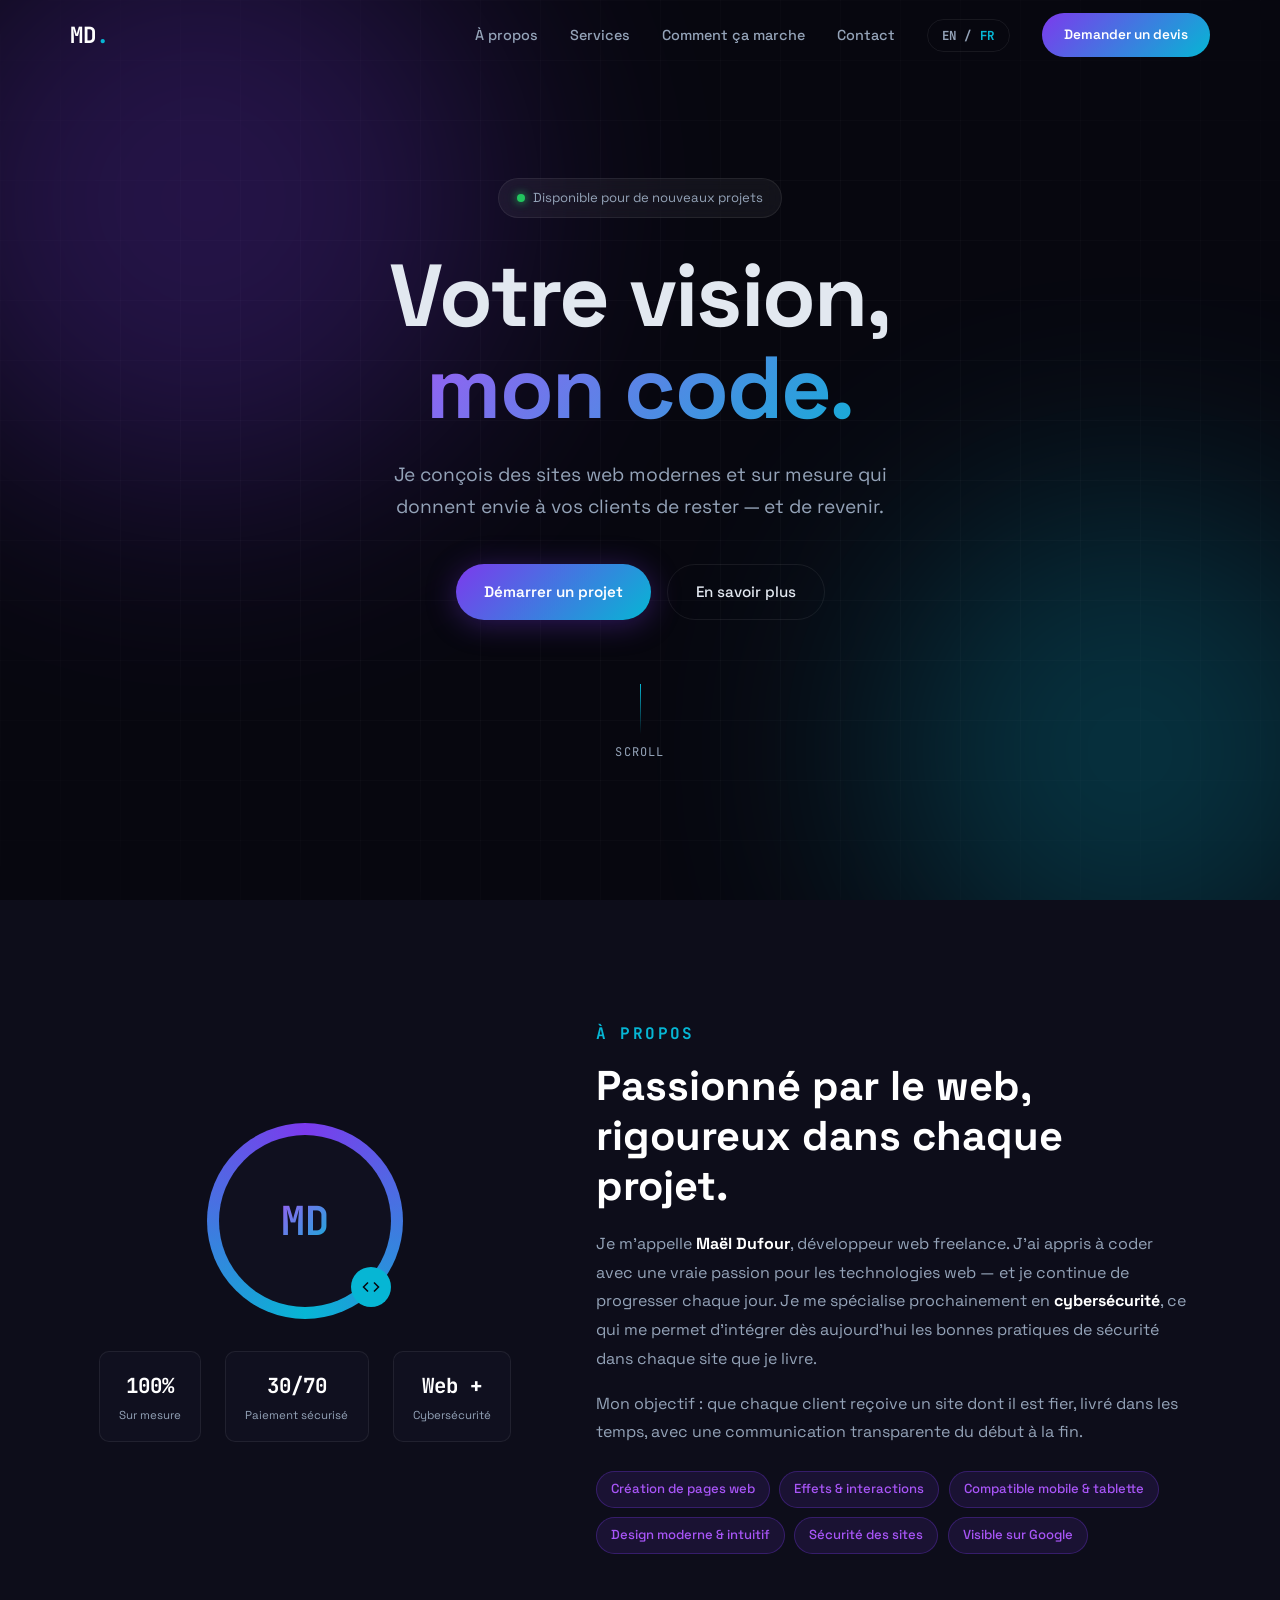
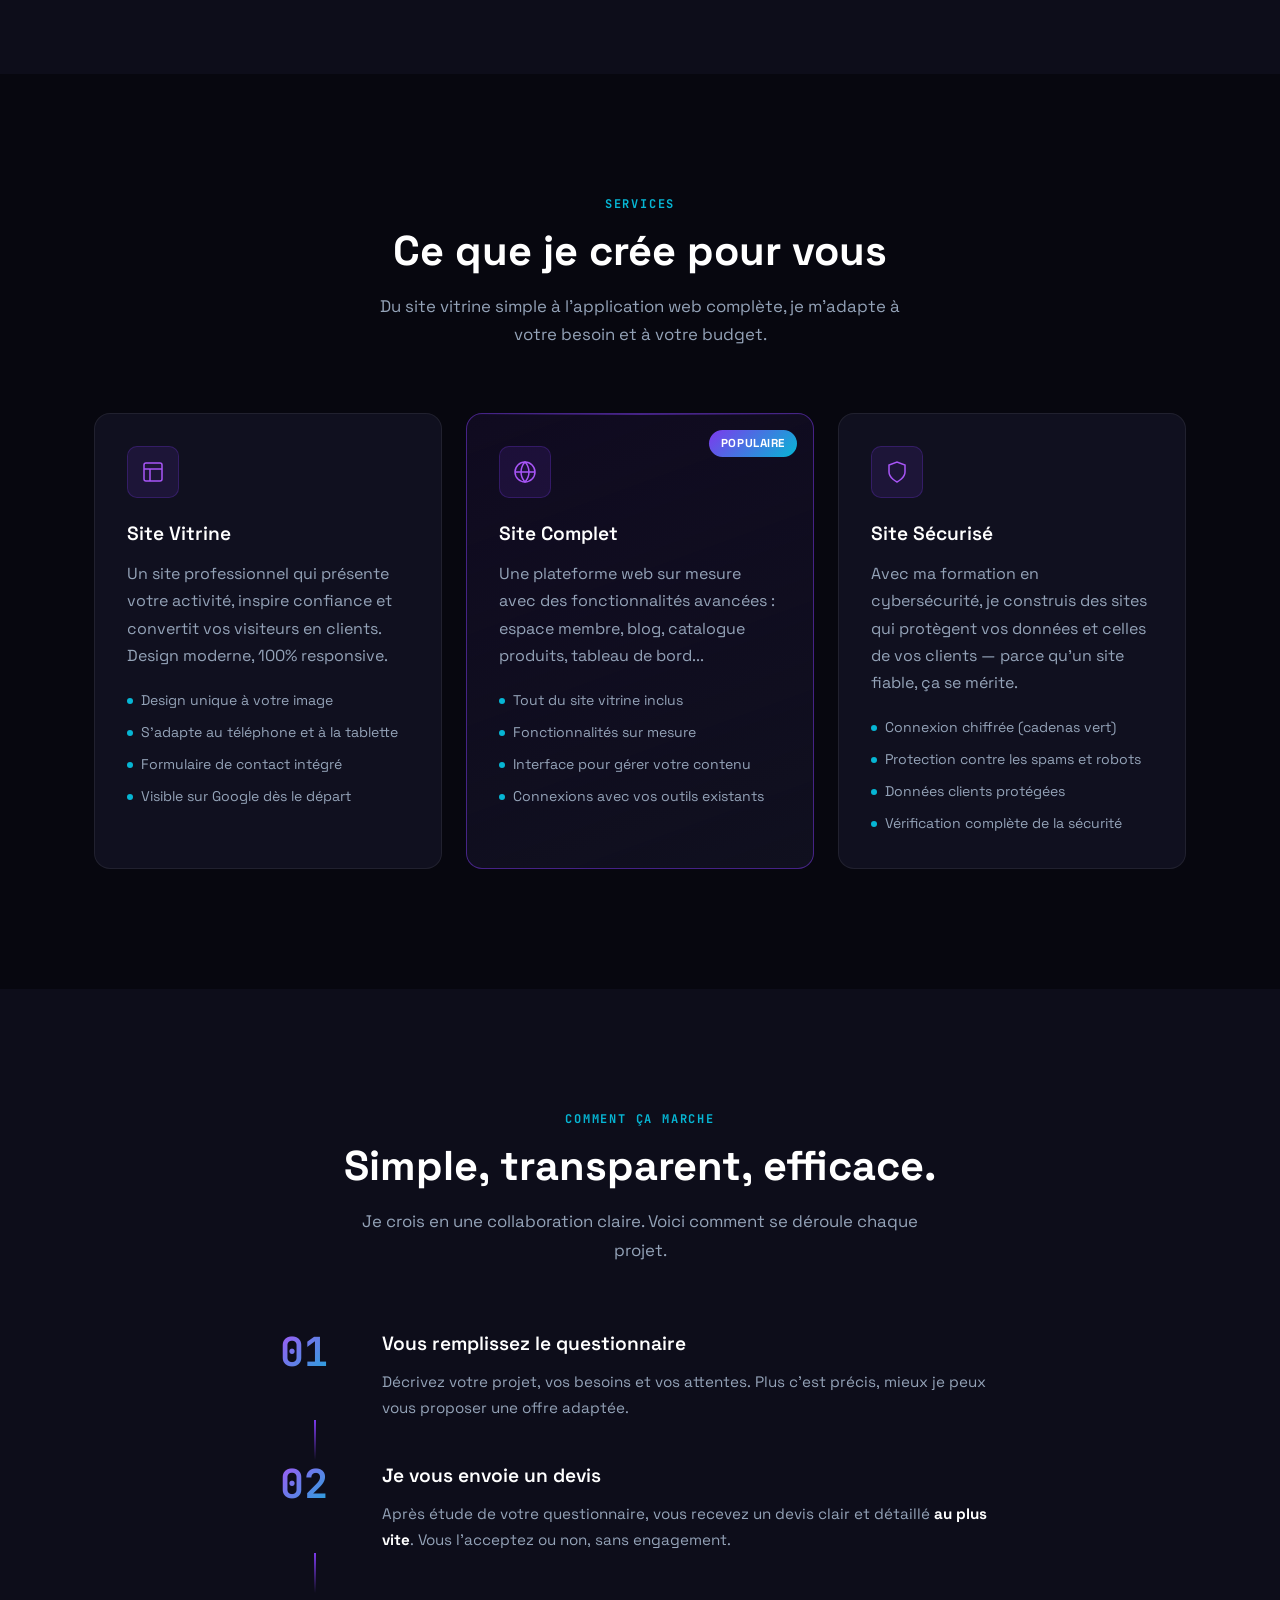
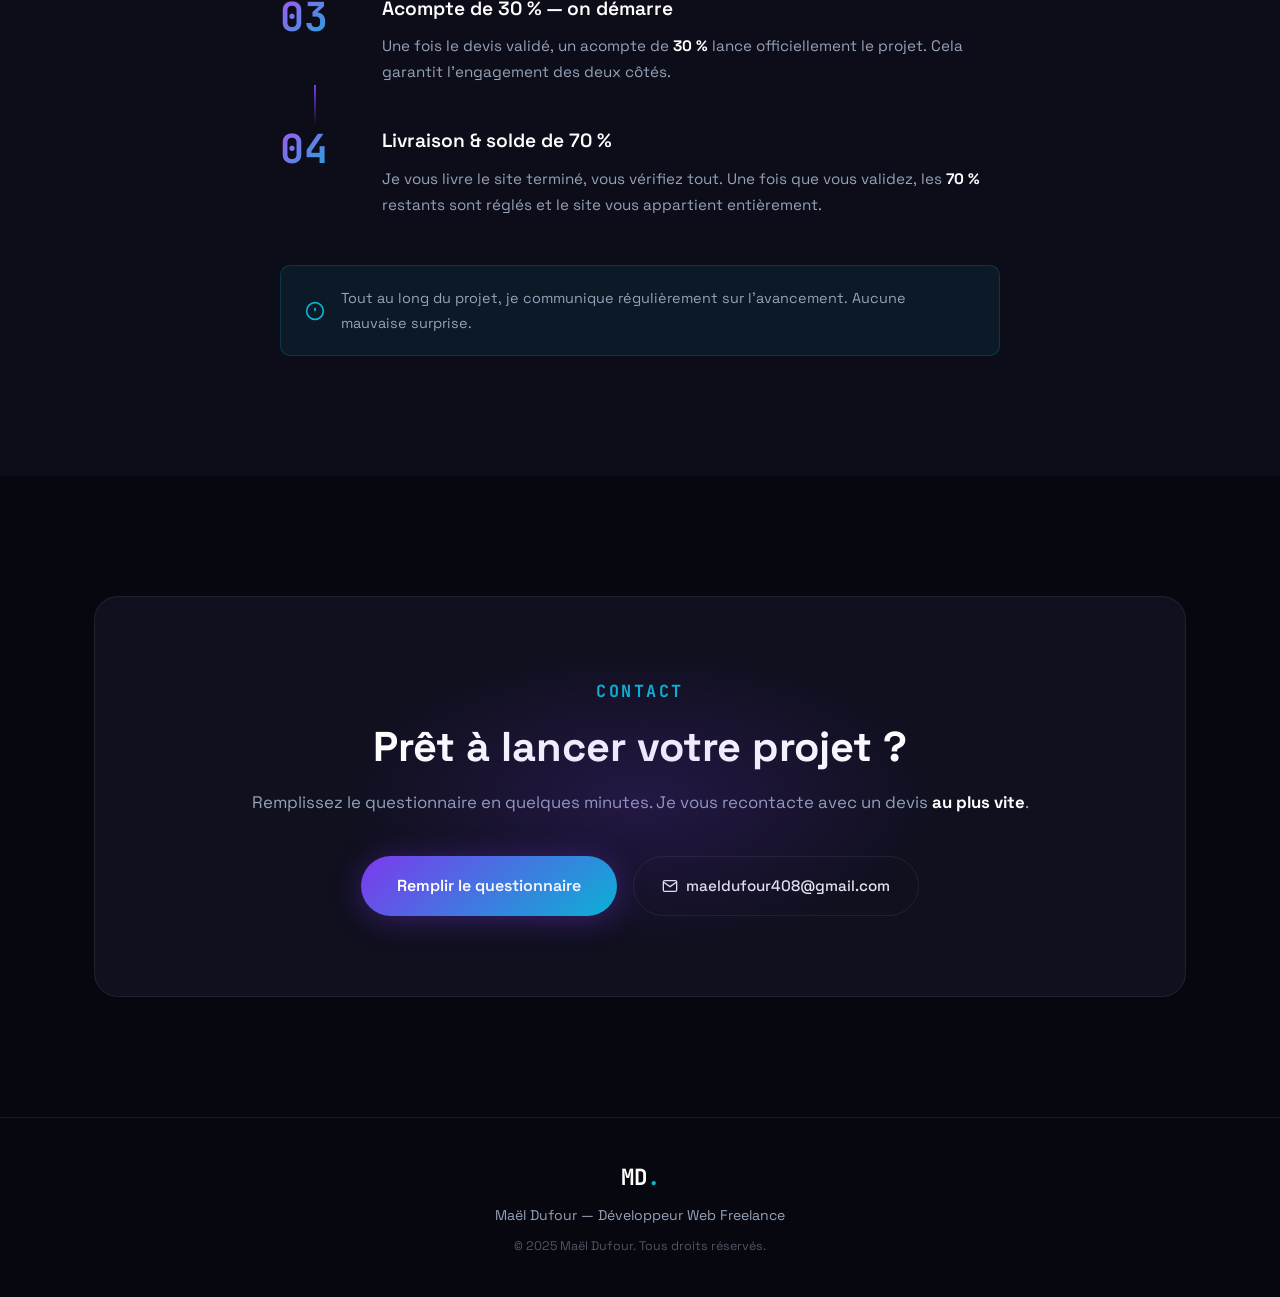
<file: index.html>
<!DOCTYPE html>
<html lang="fr">
<head>
  <meta charset="UTF-8" />
  <meta name="viewport" content="width=device-width, initial-scale=1.0" />
  <title>Maël Dufour — Développeur Web Freelance</title>
  <meta name="description" content="Maël Dufour, développeur web freelance. Je crée des sites modernes, rapides et sur mesure pour votre activité." />
  <link rel="preconnect" href="https://fonts.googleapis.com" />
  <link rel="preconnect" href="https://fonts.gstatic.com" crossorigin />
  <link href="https://fonts.googleapis.com/css2?family=Space+Grotesk:wght@300;400;500;600;700&family=JetBrains+Mono:wght@400;700&display=swap" rel="stylesheet" />
  <link rel="stylesheet" href="style.css" />
</head>
<body>

  <!-- NAV -->
  <nav id="navbar">
    <div class="nav-inner">
      <a href="#" class="logo">MD<span class="dot">.</span></a>
      <ul class="nav-links">
        <li><a href="#about" data-i18n="nav.about">À propos</a></li>
        <li><a href="#services" data-i18n="nav.services">Services</a></li>
        <li><a href="#process" data-i18n="nav.process">Comment ça marche</a></li>
        <li><a href="#contact" data-i18n="nav.contact">Contact</a></li>
      </ul>
      <button class="lang-toggle" id="langToggle" onclick="switchLang()"><span data-lang="en">EN</span> / <span data-lang="fr">FR</span></button>
      <a href="questionnaire.html" class="btn-nav" data-i18n="nav.cta">Demander un devis</a>
      <button class="burger" id="burger" aria-label="Menu">
        <span></span><span></span><span></span>
      </button>
    </div>
    <div class="mobile-menu" id="mobileMenu">
      <a href="#about" data-i18n="nav.about">À propos</a>
      <a href="#services" data-i18n="nav.services">Services</a>
      <a href="#process" data-i18n="nav.process">Comment ça marche</a>
      <a href="#contact" data-i18n="nav.contact">Contact</a>
      <a href="questionnaire.html" class="btn-nav" data-i18n="nav.cta">Demander un devis</a>
    </div>
  </nav>

  <!-- HERO -->
  <section id="hero">
    <div class="hero-bg">
      <div class="grid-overlay"></div>
      <div class="glow glow-1"></div>
      <div class="glow glow-2"></div>
    </div>
    <div class="hero-content">
      <div class="hero-badge reveal">
        <span class="badge-dot"></span>
        <span data-i18n="hero.badge">Disponible pour de nouveaux projets</span>
      </div>
      <h1 class="hero-title reveal">
        <span class="line" data-i18n="hero.title1">Votre vision,</span>
        <span class="line gradient-text" data-i18n="hero.title2">mon code.</span>
      </h1>
      <p class="hero-sub reveal" data-i18n="hero.sub">
        Je conçois des sites web modernes et sur mesure qui donnent envie à vos clients de rester — et de revenir.
      </p>
      <div class="hero-cta reveal">
        <a href="questionnaire.html" class="btn-primary" data-i18n="hero.cta1">Démarrer un projet</a>
        <a href="#about" class="btn-ghost" data-i18n="hero.cta2">En savoir plus</a>
      </div>
      <div class="hero-scroll reveal">
        <div class="scroll-line"></div>
        <span data-i18n="hero.scroll">Scroll</span>
      </div>
    </div>
  </section>

  <!-- ABOUT -->
  <section id="about">
    <div class="container">
      <div class="about-grid">
        <div class="about-visual reveal">
          <div class="avatar-wrap">
            <div class="avatar-ring"></div>
            <div class="avatar-box">
              <span class="avatar-initials">MD</span>
            </div>
            <div class="avatar-badge">
              <svg viewBox="0 0 24 24" fill="none" stroke="currentColor" stroke-width="2"><polyline points="16 18 22 12 16 6"/><polyline points="8 6 2 12 8 18"/></svg>
            </div>
          </div>
          <div class="about-stats">
            <div class="stat">
              <span class="stat-num">100%</span>
              <span class="stat-label" data-i18n="about.stat1">Sur mesure</span>
            </div>
            <div class="stat">
              <span class="stat-num">30/70</span>
              <span class="stat-label" data-i18n="about.stat2">Paiement sécurisé</span>
            </div>
            <div class="stat">
              <span class="stat-num">Web +</span>
              <span class="stat-label" data-i18n="about.stat3">Cybersécurité</span>
            </div>
          </div>
        </div>
        <div class="about-text reveal">
          <p class="section-tag" data-i18n="about.tag">À propos</p>
          <h2 data-i18n="about.title">Passionné par le web,<br/>rigoureux dans chaque projet.</h2>
          <p data-i18n="about.p1">Je m'appelle <strong>Maël Dufour</strong>, développeur web freelance. J'ai appris à coder avec une vraie passion pour les technologies web — et je continue de progresser chaque jour. Je me spécialise prochainement en <strong>cybersécurité</strong>, ce qui me permet d'intégrer dès aujourd'hui les bonnes pratiques de sécurité dans chaque site que je livre.</p>
          <p data-i18n="about.p2">Mon objectif : que chaque client reçoive un site dont il est fier, livré dans les temps, avec une communication transparente du début à la fin.</p>
          <div class="skills">
            <span class="skill-tag" data-i18n="about.skill1">Création de pages web</span>
            <span class="skill-tag" data-i18n="about.skill2">Effets & interactions</span>
            <span class="skill-tag" data-i18n="about.skill3">Compatible mobile & tablette</span>
            <span class="skill-tag" data-i18n="about.skill4">Design moderne & intuitif</span>
            <span class="skill-tag" data-i18n="about.skill5">Sécurité des sites</span>
            <span class="skill-tag" data-i18n="about.skill6">Visible sur Google</span>
          </div>
        </div>
      </div>
    </div>
  </section>

  <!-- SERVICES -->
  <section id="services">
    <div class="container">
      <div class="section-header reveal">
        <p class="section-tag" data-i18n="services.tag">Services</p>
        <h2 data-i18n="services.title">Ce que je crée pour vous</h2>
        <p class="section-desc" data-i18n="services.desc">Du site vitrine simple à l'application web complète, je m'adapte à votre besoin et à votre budget.</p>
      </div>
      <div class="services-grid">
        <div class="service-card reveal">
          <div class="service-icon">
            <svg viewBox="0 0 24 24" fill="none" stroke="currentColor" stroke-width="1.5"><rect x="3" y="3" width="18" height="18" rx="2"/><path d="M3 9h18"/><path d="M9 21V9"/></svg>
          </div>
          <h3 data-i18n="services.c1.title">Site Vitrine</h3>
          <p data-i18n="services.c1.desc">Un site professionnel qui présente votre activité, inspire confiance et convertit vos visiteurs en clients. Design moderne, 100% responsive.</p>
          <ul class="service-features">
            <li data-i18n="services.c1.f1">Design unique à votre image</li>
            <li data-i18n="services.c1.f2">S'adapte au téléphone et à la tablette</li>
            <li data-i18n="services.c1.f3">Formulaire de contact intégré</li>
            <li data-i18n="services.c1.f4">Visible sur Google dès le départ</li>
          </ul>
        </div>
        <div class="service-card service-card--featured reveal">
          <div class="featured-badge" data-i18n="services.popular">Populaire</div>
          <div class="service-icon">
            <svg viewBox="0 0 24 24" fill="none" stroke="currentColor" stroke-width="1.5"><circle cx="12" cy="12" r="10"/><path d="M2 12h20M12 2a15.3 15.3 0 0 1 4 10 15.3 15.3 0 0 1-4 10 15.3 15.3 0 0 1-4-10 15.3 15.3 0 0 1 4-10z"/></svg>
          </div>
          <h3 data-i18n="services.c2.title">Site Complet</h3>
          <p data-i18n="services.c2.desc">Une plateforme web sur mesure avec des fonctionnalités avancées : espace membre, blog, catalogue produits, tableau de bord...</p>
          <ul class="service-features">
            <li data-i18n="services.c2.f1">Tout du site vitrine inclus</li>
            <li data-i18n="services.c2.f2">Fonctionnalités sur mesure</li>
            <li data-i18n="services.c2.f3">Interface pour gérer votre contenu</li>
            <li data-i18n="services.c2.f4">Connexions avec vos outils existants</li>
          </ul>
        </div>
        <div class="service-card reveal">
          <div class="service-icon">
            <svg viewBox="0 0 24 24" fill="none" stroke="currentColor" stroke-width="1.5"><path d="M12 22s8-4 8-10V5l-8-3-8 3v7c0 6 8 10 8 10z"/></svg>
          </div>
          <h3 data-i18n="services.c3.title">Site Sécurisé</h3>
          <p data-i18n="services.c3.desc">Avec ma formation en cybersécurité, je construis des sites qui protègent vos données et celles de vos clients — parce qu'un site fiable, ça se mérite.</p>
          <ul class="service-features">
            <li data-i18n="services.c3.f1">Connexion chiffrée (cadenas vert)</li>
            <li data-i18n="services.c3.f2">Protection contre les spams et robots</li>
            <li data-i18n="services.c3.f3">Données clients protégées</li>
            <li data-i18n="services.c3.f4">Vérification complète de la sécurité</li>
          </ul>
        </div>
      </div>
    </div>
  </section>

  <!-- PROCESS -->
  <section id="process">
    <div class="container">
      <div class="section-header reveal">
        <p class="section-tag" data-i18n="process.tag">Comment ça marche</p>
        <h2 data-i18n="process.title">Simple, transparent, efficace.</h2>
        <p class="section-desc" data-i18n="process.desc">Je crois en une collaboration claire. Voici comment se déroule chaque projet.</p>
      </div>
      <div class="process-steps">
        <div class="step reveal">
          <div class="step-num">01</div>
          <div class="step-content">
            <h3 data-i18n="process.s1.title">Vous remplissez le questionnaire</h3>
            <p data-i18n="process.s1.desc">Décrivez votre projet, vos besoins et vos attentes. Plus c'est précis, mieux je peux vous proposer une offre adaptée.</p>
          </div>
        </div>
        <div class="step-connector reveal"></div>
        <div class="step reveal">
          <div class="step-num">02</div>
          <div class="step-content">
            <h3 data-i18n="process.s2.title">Je vous envoie un devis</h3>
            <p data-i18n="process.s2.desc">Après étude de votre questionnaire, vous recevez un devis clair et détaillé <strong>au plus vite</strong>. Vous l'acceptez ou non, sans engagement.</p>
          </div>
        </div>
        <div class="step-connector reveal"></div>
        <div class="step reveal">
          <div class="step-num">03</div>
          <div class="step-content">
            <h3 data-i18n="process.s3.title">Acompte de 30 % — on démarre</h3>
            <p data-i18n="process.s3.desc">Une fois le devis validé, un acompte de <strong>30 %</strong> lance officiellement le projet. Cela garantit l'engagement des deux côtés.</p>
          </div>
        </div>
        <div class="step-connector reveal"></div>
        <div class="step reveal">
          <div class="step-num">04</div>
          <div class="step-content">
            <h3 data-i18n="process.s4.title">Livraison & solde de 70 %</h3>
            <p data-i18n="process.s4.desc">Je vous livre le site terminé, vous vérifiez tout. Une fois que vous validez, les <strong>70 %</strong> restants sont réglés et le site vous appartient entièrement.</p>
          </div>
        </div>
      </div>
      <div class="process-note reveal">
        <svg viewBox="0 0 24 24" fill="none" stroke="currentColor" stroke-width="2"><circle cx="12" cy="12" r="10"/><line x1="12" y1="8" x2="12" y2="12"/><line x1="12" y1="16" x2="12.01" y2="16"/></svg>
        <p data-i18n="process.note">Tout au long du projet, je communique régulièrement sur l'avancement. Aucune mauvaise surprise.</p>
      </div>
    </div>
  </section>

  <!-- CONTACT CTA -->
  <section id="contact">
    <div class="container">
      <div class="cta-box reveal">
        <div class="cta-glow"></div>
        <p class="section-tag" data-i18n="contact.tag">Contact</p>
        <h2 data-i18n="contact.title">Prêt à lancer votre projet ?</h2>
        <p data-i18n="contact.desc">Remplissez le questionnaire en quelques minutes. Je vous recontacte avec un devis <strong>au plus vite</strong>.</p>
        <div class="cta-actions">
          <a href="questionnaire.html" class="btn-primary btn-lg" data-i18n="contact.cta">Remplir le questionnaire</a>
          <a href="mailto:maeldufour408@gmail.com" class="btn-ghost">
            <svg viewBox="0 0 24 24" fill="none" stroke="currentColor" stroke-width="2"><path d="M4 4h16c1.1 0 2 .9 2 2v12c0 1.1-.9 2-2 2H4c-1.1 0-2-.9-2-2V6c0-1.1.9-2 2-2z"/><polyline points="22,6 12,13 2,6"/></svg>
            maeldufour408@gmail.com
          </a>
        </div>
      </div>
    </div>
  </section>

  <!-- FOOTER -->
  <footer>
    <div class="container">
      <div class="footer-inner">
        <a href="#" class="logo">MD<span class="dot">.</span></a>
        <p data-i18n="footer.p">Maël Dufour — Développeur Web Freelance</p>
        <p class="footer-copy" data-i18n="footer.copy">&copy; 2025 Maël Dufour. Tous droits réservés.</p>
      </div>
    </div>
  </footer>

  <script src="script.js"></script>
</body>
</html>
</file>
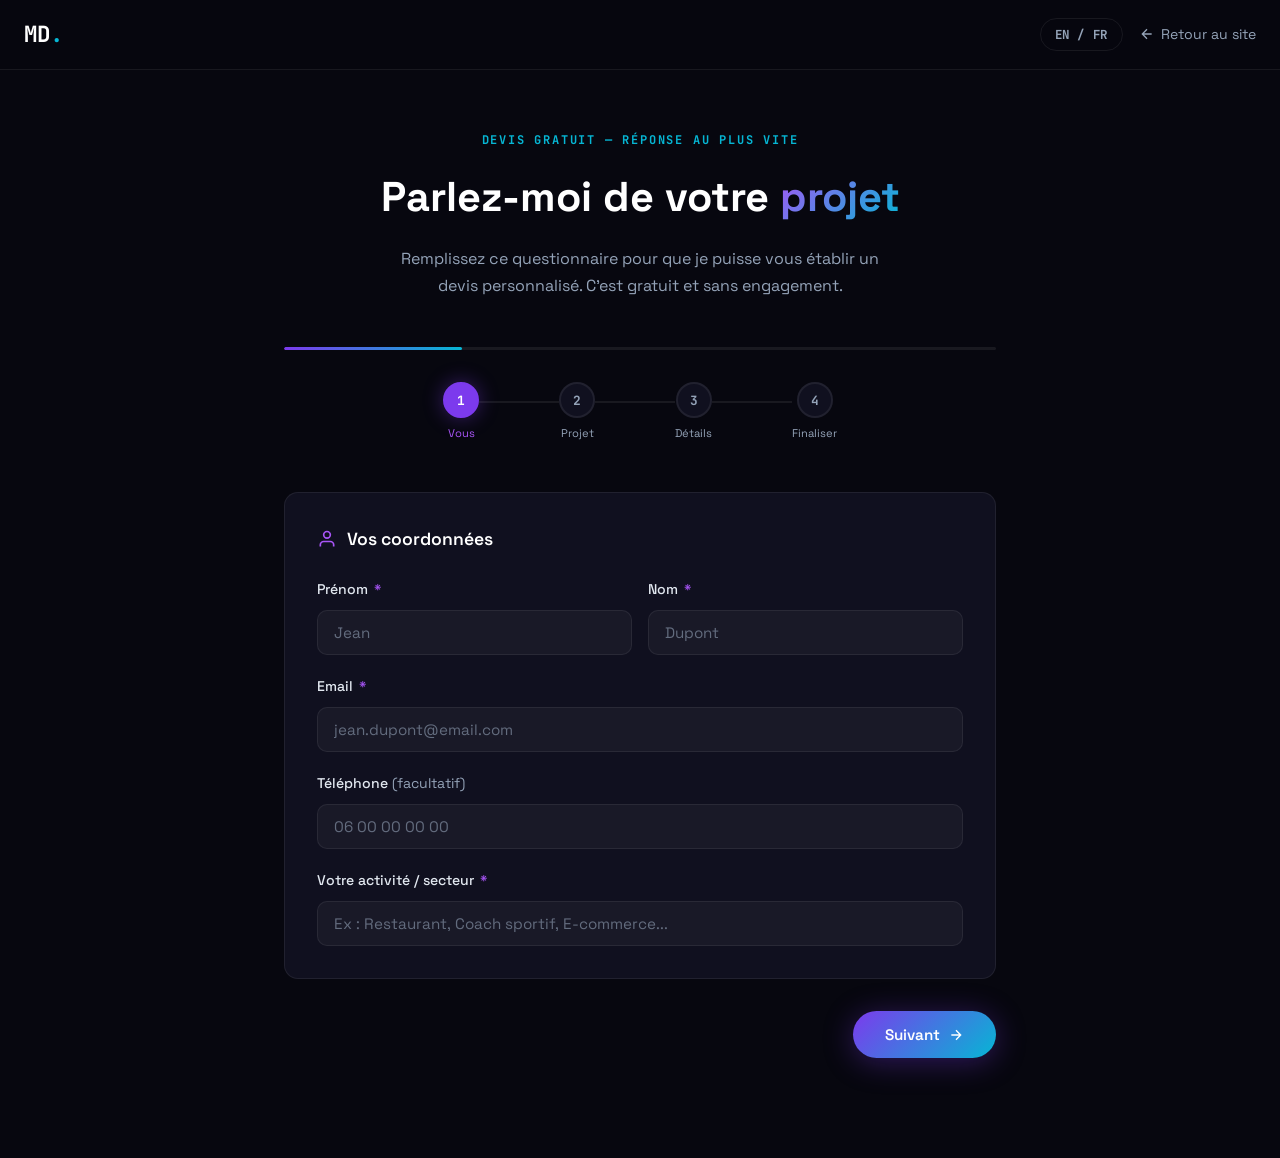
<file: questionnaire.html>
<!DOCTYPE html>
<html lang="fr">
<head>
  <meta charset="UTF-8" />
  <meta name="viewport" content="width=device-width, initial-scale=1.0" />
  <title>Questionnaire Projet — Maël Dufour</title>
  <link rel="preconnect" href="https://fonts.googleapis.com" />
  <link rel="preconnect" href="https://fonts.gstatic.com" crossorigin />
  <link href="https://fonts.googleapis.com/css2?family=Space+Grotesk:wght@300;400;500;600;700&family=JetBrains+Mono:wght@400;700&display=swap" rel="stylesheet" />
  <style>
    *, *::before, *::after { box-sizing: border-box; margin: 0; padding: 0; }
    :root {
      --bg: #07070f; --bg-2: #0d0d1a; --bg-card: #10101f;
      --border: rgba(255,255,255,0.07); --border-focus: rgba(124,58,237,0.6);
      --purple: #7c3aed; --purple-light: #a855f7; --cyan: #06b6d4;
      --text: #e2e8f0; --text-muted: #94a3b8;
      --radius: 14px; --radius-sm: 10px;
    }
    html { scroll-behavior: smooth; }
    body { font-family: 'Space Grotesk', sans-serif; background: var(--bg); color: var(--text); line-height: 1.7; min-height: 100vh; }
    a { text-decoration: none; color: inherit; }

    nav {
      display: flex; align-items: center; justify-content: space-between;
      padding: 0 24px; height: 70px; border-bottom: 1px solid var(--border);
      background: rgba(7,7,15,0.9); backdrop-filter: blur(20px);
      position: sticky; top: 0; z-index: 10;
    }
    .logo { font-family: 'JetBrains Mono', monospace; font-size: 1.4rem; font-weight: 700; color: #fff; }
    .dot { color: var(--cyan); }
    .nav-right { display: flex; align-items: center; gap: 1rem; }
    .back-link { display: flex; align-items: center; gap: 6px; font-size: 0.88rem; color: var(--text-muted); transition: color 0.2s; }
    .back-link:hover { color: #fff; }
    .back-link svg { width: 16px; height: 16px; }
    .lang-toggle {
      padding: 7px 14px; background: transparent; border: 1px solid var(--border);
      border-radius: 50px; color: var(--text-muted);
      font-family: 'JetBrains Mono', monospace; font-size: 0.78rem; font-weight: 700;
      letter-spacing: 0.05em; cursor: pointer; transition: border-color 0.2s, color 0.2s, background 0.2s;
    }
    .lang-toggle:hover { border-color: var(--cyan); color: var(--cyan); background: rgba(6,182,212,0.07); }

    .page { max-width: 760px; margin: 0 auto; padding: 60px 24px 100px; }
    .page-header { text-align: center; margin-bottom: 3rem; }
    .page-tag { font-family: 'JetBrains Mono', monospace; font-size: 0.75rem; font-weight: 700; text-transform: uppercase; letter-spacing: 0.15em; color: var(--cyan); margin-bottom: 0.75rem; display: block; }
    .page-header h1 { font-size: clamp(1.8rem, 5vw, 2.6rem); font-weight: 700; color: #fff; margin-bottom: 0.75rem; }
    .page-header p { color: var(--text-muted); font-size: 1rem; max-width: 520px; margin: 0 auto; }
    .gradient-text { background: linear-gradient(135deg, var(--purple-light), var(--cyan)); -webkit-background-clip: text; -webkit-text-fill-color: transparent; background-clip: text; }

    .steps-indicator { display: flex; align-items: center; justify-content: center; gap: 0; margin-bottom: 3rem; }
    .step-dot { display: flex; flex-direction: column; align-items: center; gap: 6px; }
    .step-dot .dot-circle { width: 36px; height: 36px; border-radius: 50%; border: 2px solid var(--border); display: flex; align-items: center; justify-content: center; font-size: 0.8rem; font-weight: 700; color: var(--text-muted); background: var(--bg-card); transition: all 0.3s; font-family: 'JetBrains Mono', monospace; }
    .step-dot.active .dot-circle { border-color: var(--purple); background: var(--purple); color: #fff; box-shadow: 0 0 20px rgba(124,58,237,0.4); }
    .step-dot.done .dot-circle { border-color: var(--cyan); background: rgba(6,182,212,0.15); color: var(--cyan); }
    .step-dot .dot-label { font-size: 0.7rem; color: var(--text-muted); white-space: nowrap; }
    .step-dot.active .dot-label { color: var(--purple-light); }
    .step-line { flex: 1; height: 2px; background: var(--border); max-width: 80px; margin-bottom: 22px; transition: background 0.3s; }
    .step-line.done { background: var(--cyan); }

    .form-step { display: none; }
    .form-step.active { display: block; animation: fadeIn 0.4s ease; }
    @keyframes fadeIn { from { opacity: 0; transform: translateY(16px); } to { opacity: 1; transform: translateY(0); } }

    .form-card { background: var(--bg-card); border: 1px solid var(--border); border-radius: var(--radius); padding: 2rem; margin-bottom: 1.5rem; }
    .form-card h2 { font-size: 1.1rem; font-weight: 600; color: #fff; margin-bottom: 1.5rem; display: flex; align-items: center; gap: 10px; }
    .form-card h2 svg { width: 20px; height: 20px; color: var(--purple-light); }

    .field { margin-bottom: 1.25rem; }
    .field:last-child { margin-bottom: 0; }
    label { display: block; font-size: 0.88rem; font-weight: 500; color: var(--text); margin-bottom: 0.5rem; }
    label .req { color: var(--purple-light); margin-left: 2px; }

    input[type="text"], input[type="email"], input[type="tel"], select, textarea {
      width: 100%; padding: 12px 16px; background: rgba(255,255,255,0.04); border: 1px solid var(--border);
      border-radius: var(--radius-sm); color: var(--text); font-family: 'Space Grotesk', sans-serif;
      font-size: 0.95rem; outline: none; transition: border-color 0.2s, box-shadow 0.2s, background 0.2s;
      -webkit-appearance: none; appearance: none;
    }
    input::placeholder, textarea::placeholder { color: var(--text-muted); opacity: 0.6; }
    input:focus, select:focus, textarea:focus { border-color: var(--border-focus); background: rgba(124,58,237,0.06); box-shadow: 0 0 0 3px rgba(124,58,237,0.1); }
    textarea { resize: vertical; min-height: 120px; }
    select { background-image: url("data:image/svg+xml,%3Csvg xmlns='http://www.w3.org/2000/svg' width='12' height='12' viewBox='0 0 24 24' fill='none' stroke='%2394a3b8' stroke-width='2'%3E%3Cpolyline points='6 9 12 15 18 9'/%3E%3C/svg%3E"); background-repeat: no-repeat; background-position: right 14px center; padding-right: 40px; cursor: pointer; }
    select option { background: #1a1a2e; color: var(--text); }

    .field-row { display: grid; grid-template-columns: 1fr 1fr; gap: 1rem; }
    .check-grid { display: grid; grid-template-columns: 1fr 1fr; gap: 0.6rem; }
    .check-item { display: flex; align-items: center; gap: 10px; padding: 10px 14px; background: rgba(255,255,255,0.03); border: 1px solid var(--border); border-radius: var(--radius-sm); cursor: pointer; transition: border-color 0.2s, background 0.2s; user-select: none; }
    .check-item:hover { border-color: rgba(124,58,237,0.35); background: rgba(124,58,237,0.06); }
    .check-item input[type="checkbox"], .check-item input[type="radio"] { width: 16px; height: 16px; accent-color: var(--purple); cursor: pointer; flex-shrink: 0; }
    .check-item span { font-size: 0.88rem; color: var(--text-muted); }
    .check-item:has(input:checked) { border-color: rgba(124,58,237,0.5); background: rgba(124,58,237,0.1); }
    .check-item:has(input:checked) span { color: var(--text); }

    .field-hint { font-size: 0.78rem; color: var(--text-muted); margin-top: 0.4rem; opacity: 0.7; }
    .field-error { font-size: 0.78rem; color: #f87171; margin-top: 0.4rem; display: none; }
    .field.has-error input, .field.has-error select, .field.has-error textarea { border-color: rgba(248,113,113,0.5); }
    .field.has-error .field-error { display: block; }

    .form-nav { display: flex; justify-content: space-between; align-items: center; margin-top: 2rem; gap: 1rem; }
    .btn-prev { display: inline-flex; align-items: center; gap: 6px; padding: 12px 24px; background: transparent; border: 1px solid var(--border); border-radius: 50px; color: var(--text-muted); font-family: 'Space Grotesk', sans-serif; font-size: 0.9rem; font-weight: 500; cursor: pointer; transition: border-color 0.2s, color 0.2s; }
    .btn-prev:hover { border-color: rgba(255,255,255,0.2); color: var(--text); }
    .btn-prev svg { width: 16px; height: 16px; }
    .btn-next, .btn-submit { display: inline-flex; align-items: center; gap: 8px; padding: 14px 32px; background: linear-gradient(135deg, var(--purple), var(--cyan)); color: #fff; font-family: 'Space Grotesk', sans-serif; font-size: 0.95rem; font-weight: 600; border: none; border-radius: 50px; cursor: pointer; transition: opacity 0.2s, transform 0.2s, box-shadow 0.2s; box-shadow: 0 4px 30px rgba(124,58,237,0.35); }
    .btn-next:hover, .btn-submit:hover { opacity: 0.9; transform: translateY(-2px); box-shadow: 0 8px 40px rgba(124,58,237,0.5); }
    .btn-next svg, .btn-submit svg { width: 16px; height: 16px; }

    .payment-info { display: flex; gap: 1rem; margin-top: 1.5rem; }
    .payment-card { flex: 1; padding: 1.25rem; border-radius: var(--radius-sm); text-align: center; }
    .payment-card--30 { background: rgba(124,58,237,0.1); border: 1px solid rgba(124,58,237,0.3); }
    .payment-card--70 { background: rgba(6,182,212,0.08); border: 1px solid rgba(6,182,212,0.25); }
    .payment-pct { font-family: 'JetBrains Mono', monospace; font-size: 2rem; font-weight: 700; display: block; margin-bottom: 4px; }
    .payment-card--30 .payment-pct { color: var(--purple-light); }
    .payment-card--70 .payment-pct { color: var(--cyan); }
    .payment-label { font-size: 0.82rem; color: var(--text-muted); }

    #success { display: none; text-align: center; padding: 4rem 2rem; animation: fadeIn 0.5s ease; }
    .success-icon { width: 80px; height: 80px; background: rgba(34,197,94,0.1); border: 2px solid rgba(34,197,94,0.3); border-radius: 50%; display: flex; align-items: center; justify-content: center; margin: 0 auto 2rem; }
    .success-icon svg { width: 36px; height: 36px; color: #22c55e; }
    #success h2 { font-size: 1.8rem; color: #fff; margin-bottom: 0.75rem; }
    #success p { color: var(--text-muted); max-width: 420px; margin: 0 auto 2rem; }
    .btn-home { display: inline-flex; align-items: center; gap: 8px; padding: 14px 28px; background: linear-gradient(135deg, var(--purple), var(--cyan)); color: #fff; font-weight: 600; border-radius: 50px; transition: opacity 0.2s; }
    .btn-home:hover { opacity: 0.85; }

    .progress-bar { height: 3px; background: var(--border); border-radius: 2px; margin-bottom: 2rem; overflow: hidden; }
    .progress-fill { height: 100%; background: linear-gradient(90deg, var(--purple), var(--cyan)); border-radius: 2px; transition: width 0.4s ease; }

    @media (max-width: 600px) {
      .field-row { grid-template-columns: 1fr; }
      .check-grid { grid-template-columns: 1fr; }
      .payment-info { flex-direction: column; }
      .form-card { padding: 1.5rem; }
    }
  </style>
</head>
<body>

  <nav>
    <a href="index.html" class="logo">MD<span class="dot">.</span></a>
    <div class="nav-right">
      <button class="lang-toggle" id="langToggle" onclick="switchLang()"><span data-lang="en">EN</span> / <span data-lang="fr">FR</span></button>
      <a href="index.html" class="back-link">
        <svg viewBox="0 0 24 24" fill="none" stroke="currentColor" stroke-width="2"><path d="M19 12H5M12 19l-7-7 7-7"/></svg>
        <span data-i18n="q.back">Retour au site</span>
      </a>
    </div>
  </nav>

  <div class="page">
    <div class="page-header">
      <span class="page-tag" data-i18n="q.page.tag">Devis gratuit — Réponse au plus vite</span>
      <h1><span data-i18n="q.page.title">Parlez-moi de votre</span> <span class="gradient-text" data-i18n="q.page.title2">projet</span></h1>
      <p data-i18n="q.page.desc">Remplissez ce questionnaire pour que je puisse vous établir un devis personnalisé. C'est gratuit et sans engagement.</p>
    </div>

    <div class="progress-bar">
      <div class="progress-fill" id="progressFill" style="width: 25%"></div>
    </div>

    <div class="steps-indicator">
      <div class="step-dot active" id="sdot-1">
        <div class="dot-circle">1</div>
        <span class="dot-label" data-i18n="q.step1">Vous</span>
      </div>
      <div class="step-line" id="sline-1"></div>
      <div class="step-dot" id="sdot-2">
        <div class="dot-circle">2</div>
        <span class="dot-label" data-i18n="q.step2">Projet</span>
      </div>
      <div class="step-line" id="sline-2"></div>
      <div class="step-dot" id="sdot-3">
        <div class="dot-circle">3</div>
        <span class="dot-label" data-i18n="q.step3">Détails</span>
      </div>
      <div class="step-line" id="sline-3"></div>
      <div class="step-dot" id="sdot-4">
        <div class="dot-circle">4</div>
        <span class="dot-label" data-i18n="q.step4">Finaliser</span>
      </div>
    </div>

    <form id="quoteForm" novalidate>

      <!-- STEP 1 -->
      <div class="form-step active" data-step="1">
        <div class="form-card">
          <h2>
            <svg viewBox="0 0 24 24" fill="none" stroke="currentColor" stroke-width="2"><path d="M20 21v-2a4 4 0 0 0-4-4H8a4 4 0 0 0-4 4v2"/><circle cx="12" cy="7" r="4"/></svg>
            <span data-i18n="q.s1.card">Vos coordonnées</span>
          </h2>
          <div class="field-row">
            <div class="field" id="f-prenom">
              <label><span data-i18n="q.s1.prenom">Prénom</span> <span class="req">*</span></label>
              <input type="text" name="prenom" data-i18n-ph="q.s1.prenom.ph" placeholder="Jean" />
              <span class="field-error" data-i18n="q.err.required">Ce champ est requis.</span>
            </div>
            <div class="field" id="f-nom">
              <label><span data-i18n="q.s1.nom">Nom</span> <span class="req">*</span></label>
              <input type="text" name="nom" data-i18n-ph="q.s1.nom.ph" placeholder="Dupont" />
              <span class="field-error" data-i18n="q.err.required">Ce champ est requis.</span>
            </div>
          </div>
          <div class="field" id="f-email">
            <label>Email <span class="req">*</span></label>
            <input type="email" name="email" placeholder="jean.dupont@email.com" />
            <span class="field-error" data-i18n="q.err.email">Veuillez entrer un email valide.</span>
          </div>
          <div class="field">
            <label><span data-i18n="q.s1.phone">Téléphone</span> <span style="color:var(--text-muted); font-weight:400">(<span data-i18n="q.optional">facultatif</span>)</span></label>
            <input type="tel" name="telephone" placeholder="06 00 00 00 00" />
          </div>
          <div class="field">
            <label><span data-i18n="q.s1.activite">Votre activité / secteur</span> <span class="req">*</span></label>
            <input type="text" name="activite" id="f-activite-input" data-i18n-ph="q.s1.activite.ph" placeholder="Ex : Restaurant, Coach sportif, E-commerce..." />
            <span class="field-error" id="f-activite-error" data-i18n="q.err.required">Ce champ est requis.</span>
          </div>
        </div>
        <div class="form-nav">
          <span></span>
          <button type="button" class="btn-next" onclick="nextStep(1)">
            <span data-i18n="q.btn.next">Suivant</span>
            <svg viewBox="0 0 24 24" fill="none" stroke="currentColor" stroke-width="2"><path d="M5 12h14M12 5l7 7-7 7"/></svg>
          </button>
        </div>
      </div>

      <!-- STEP 2 -->
      <div class="form-step" data-step="2">
        <div class="form-card">
          <h2>
            <svg viewBox="0 0 24 24" fill="none" stroke="currentColor" stroke-width="2"><rect x="3" y="3" width="18" height="18" rx="2"/><path d="M3 9h18"/><path d="M9 21V9"/></svg>
            <span data-i18n="q.s2.type.card">Type de projet</span>
          </h2>
          <div class="field">
            <label><span data-i18n="q.s2.type.label">Quel type de site souhaitez-vous ?</span> <span class="req">*</span></label>
            <div class="check-grid" id="typeProjet">
              <label class="check-item"><input type="radio" name="type_projet" value="Site vitrine" /><span data-i18n="q.s2.t.vitrine">Site vitrine</span></label>
              <label class="check-item"><input type="radio" name="type_projet" value="Site e-commerce" /><span data-i18n="q.s2.t.ecom">Site e-commerce</span></label>
              <label class="check-item"><input type="radio" name="type_projet" value="Application web" /><span data-i18n="q.s2.t.app">Application web</span></label>
              <label class="check-item"><input type="radio" name="type_projet" value="Blog / Portfolio" /><span data-i18n="q.s2.t.blog">Blog / Portfolio</span></label>
              <label class="check-item"><input type="radio" name="type_projet" value="Refonte de site" /><span data-i18n="q.s2.t.refonte">Refonte de site existant</span></label>
              <label class="check-item"><input type="radio" name="type_projet" value="Autre" /><span data-i18n="q.s2.t.autre">Autre</span></label>
            </div>
            <span class="field-error" id="typeProjetError" data-i18n="q.err.select">Veuillez sélectionner une option.</span>
          </div>
        </div>
        <div class="form-card">
          <h2>
            <svg viewBox="0 0 24 24" fill="none" stroke="currentColor" stroke-width="2"><path d="M11 4H4a2 2 0 0 0-2 2v14a2 2 0 0 0 2 2h14a2 2 0 0 0 2-2v-7"/><path d="M18.5 2.5a2.121 2.121 0 0 1 3 3L12 15l-4 1 1-4 9.5-9.5z"/></svg>
            <span data-i18n="q.s2.desc.card">Description du projet</span>
          </h2>
          <div class="field" id="f-description">
            <label><span data-i18n="q.s2.desc.label">Décrivez votre projet</span> <span class="req">*</span></label>
            <textarea name="description" data-i18n-ph="q.s2.desc.ph" placeholder="Ex : Je souhaite un site vitrine pour mon restaurant avec une carte en ligne..."></textarea>
            <span class="field-error" data-i18n="q.err.desc">Merci de décrire votre projet.</span>
          </div>
        </div>
        <div class="form-nav">
          <button type="button" class="btn-prev" onclick="prevStep(2)">
            <svg viewBox="0 0 24 24" fill="none" stroke="currentColor" stroke-width="2"><path d="M19 12H5M12 5l-7 7 7 7"/></svg>
            <span data-i18n="q.btn.prev">Retour</span>
          </button>
          <button type="button" class="btn-next" onclick="nextStep(2)">
            <span data-i18n="q.btn.next">Suivant</span>
            <svg viewBox="0 0 24 24" fill="none" stroke="currentColor" stroke-width="2"><path d="M5 12h14M12 5l7 7-7 7"/></svg>
          </button>
        </div>
      </div>

      <!-- STEP 3 -->
      <div class="form-step" data-step="3">
        <div class="form-card">
          <h2>
            <svg viewBox="0 0 24 24" fill="none" stroke="currentColor" stroke-width="2"><polyline points="9 11 12 14 22 4"/><path d="M21 12v7a2 2 0 0 1-2 2H5a2 2 0 0 1-2-2V5a2 2 0 0 1 2-2h11"/></svg>
            <span data-i18n="q.s3.feat.card">Fonctionnalités souhaitées</span>
          </h2>
          <div class="field">
            <label data-i18n="q.s3.feat.label">Cochez tout ce qui vous intéresse</label>
            <div class="check-grid">
              <label class="check-item"><input type="checkbox" name="features" value="Formulaire de contact" /><span data-i18n="q.s3.f.contact">Formulaire de contact</span></label>
              <label class="check-item"><input type="checkbox" name="features" value="Blog / actualités" /><span data-i18n="q.s3.f.blog">Blog / actualités</span></label>
              <label class="check-item"><input type="checkbox" name="features" value="Espace membre / login" /><span data-i18n="q.s3.f.member">Espace membre / login</span></label>
              <label class="check-item"><input type="checkbox" name="features" value="Paiement en ligne" /><span data-i18n="q.s3.f.payment">Paiement en ligne</span></label>
              <label class="check-item"><input type="checkbox" name="features" value="Galerie photos / portfolio" /><span data-i18n="q.s3.f.gallery">Galerie photos / portfolio</span></label>
              <label class="check-item"><input type="checkbox" name="features" value="Multilingue" /><span data-i18n="q.s3.f.multi">Multilingue</span></label>
              <label class="check-item"><input type="checkbox" name="features" value="Réservation en ligne" /><span data-i18n="q.s3.f.booking">Réservation en ligne</span></label>
              <label class="check-item"><input type="checkbox" name="features" value="Chat / support" /><span data-i18n="q.s3.f.chat">Chat / support</span></label>
              <label class="check-item"><input type="checkbox" name="features" value="Tableau de bord admin" /><span data-i18n="q.s3.f.admin">Tableau de bord admin</span></label>
              <label class="check-item"><input type="checkbox" name="features" value="Carte Google Maps" /><span data-i18n="q.s3.f.map">Carte Google Maps</span></label>
            </div>
          </div>
        </div>
        <div class="form-card">
          <h2>
            <svg viewBox="0 0 24 24" fill="none" stroke="currentColor" stroke-width="2"><circle cx="12" cy="12" r="10"/><polyline points="12 6 12 12 16 14"/></svg>
            <span data-i18n="q.s3.info.card">Bon à savoir</span>
          </h2>
          <div style="display:flex; align-items:flex-start; gap:12px; padding:1rem 1.25rem; background:rgba(124,58,237,0.08); border:1px solid rgba(124,58,237,0.25); border-radius:10px;">
            <svg style="flex-shrink:0;margin-top:2px;color:#a855f7;width:20px;height:20px;" viewBox="0 0 24 24" fill="none" stroke="currentColor" stroke-width="2"><path d="M17 21v-2a4 4 0 0 0-4-4H5a4 4 0 0 0-4 4v2"/><circle cx="9" cy="7" r="4"/><path d="M23 21v-2a4 4 0 0 0-3-3.87"/><path d="M16 3.13a4 4 0 0 1 0 7.75"/></svg>
            <div>
              <p style="color:#fff; font-weight:600; margin-bottom:4px; font-size:0.92rem;" data-i18n="q.s3.info.title">Un seul projet à la fois</p>
              <p style="font-size:0.85rem; margin:0;" data-i18n="q.s3.info.desc">Je ne prends qu'un seul contrat à la fois. Cela me permet de me consacrer entièrement à votre projet et de vous livrer un travail de qualité, sans précipitation.</p>
            </div>
          </div>
          <div class="field" style="margin-top:1.25rem; margin-bottom:0;">
            <label data-i18n="q.s3.domaine.label">Avez-vous déjà une adresse de site web (domaine) ?</label>
            <div class="check-grid" style="grid-template-columns: repeat(3, 1fr);">
              <label class="check-item"><input type="radio" name="domaine" value="Oui" /><span data-i18n="q.s3.domaine.oui">Oui</span></label>
              <label class="check-item"><input type="radio" name="domaine" value="Non" /><span data-i18n="q.s3.domaine.non">Non</span></label>
              <label class="check-item"><input type="radio" name="domaine" value="Je ne sais pas" /><span data-i18n="q.s3.domaine.idk">Je ne sais pas</span></label>
            </div>
          </div>
        </div>
        <div class="form-nav">
          <button type="button" class="btn-prev" onclick="prevStep(3)">
            <svg viewBox="0 0 24 24" fill="none" stroke="currentColor" stroke-width="2"><path d="M19 12H5M12 5l-7 7 7 7"/></svg>
            <span data-i18n="q.btn.prev">Retour</span>
          </button>
          <button type="button" class="btn-next" onclick="nextStep(3)">
            <span data-i18n="q.btn.next">Suivant</span>
            <svg viewBox="0 0 24 24" fill="none" stroke="currentColor" stroke-width="2"><path d="M5 12h14M12 5l7 7-7 7"/></svg>
          </button>
        </div>
      </div>

      <!-- STEP 4 -->
      <div class="form-step" data-step="4">
        <div class="form-card">
          <h2>
            <svg viewBox="0 0 24 24" fill="none" stroke="currentColor" stroke-width="2"><path d="M21 15a2 2 0 0 1-2 2H7l-4 4V5a2 2 0 0 1 2-2h14a2 2 0 0 1 2 2z"/></svg>
            <span data-i18n="q.s4.extras.card">Informations supplémentaires</span>
          </h2>
          <div class="field">
            <label data-i18n="q.s4.inspi.label">Des sites qui vous plaisent / inspirations ?</label>
            <textarea name="inspirations" data-i18n-ph="q.s4.inspi.ph" placeholder="Collez des liens ou décrivez un style qui vous plaît..." style="min-height: 90px;"></textarea>
            <p class="field-hint" data-i18n="q.s4.inspi.hint">Facultatif, mais très utile pour le design.</p>
          </div>
          <div class="field">
            <label data-i18n="q.s4.autres.label">Avez-vous d'autres informations à ajouter ?</label>
            <textarea name="autres" data-i18n-ph="q.s4.autres.ph" placeholder="Tout ce qui pourrait m'aider à mieux comprendre votre projet..." style="min-height: 90px;"></textarea>
          </div>
          <div class="field">
            <label data-i18n="q.s4.source.label">Comment avez-vous entendu parler de moi ?</label>
            <select name="source">
              <option value="" disabled selected data-i18n="q.s4.source.default">Choisir...</option>
              <option value="Bouche à oreille" data-i18n="q.s4.source.word">Bouche à oreille</option>
              <option value="Réseaux sociaux" data-i18n="q.s4.source.social">Réseaux sociaux</option>
              <option value="Recherche Google" data-i18n="q.s4.source.google">Recherche Google</option>
              <option value="Recommandation" data-i18n="q.s4.source.reco">Recommandation d'un ami / collègue</option>
              <option value="Autre" data-i18n="q.s4.source.autre">Autre</option>
            </select>
          </div>
        </div>
        <div class="form-card">
          <h2>
            <svg viewBox="0 0 24 24" fill="none" stroke="currentColor" stroke-width="2"><rect x="1" y="4" width="22" height="16" rx="2"/><line x1="1" y1="10" x2="23" y2="10"/></svg>
            <span data-i18n="q.pay.card">Modalité de paiement</span>
          </h2>
          <p style="font-size:0.9rem; color:var(--text-muted); margin-bottom:0" data-i18n="q.pay.desc">En acceptant le devis, vous confirmez avoir pris connaissance des conditions de paiement suivantes :</p>
          <div class="payment-info">
            <div class="payment-card payment-card--30">
              <span class="payment-pct">30%</span>
              <span class="payment-label" data-i18n="q.pay.30">Acompte au démarrage du projet</span>
            </div>
            <div class="payment-card payment-card--70">
              <span class="payment-pct">70%</span>
              <span class="payment-label" data-i18n="q.pay.70">Solde à la livraison du site</span>
            </div>
          </div>
        </div>
        <div class="form-nav">
          <button type="button" class="btn-prev" onclick="prevStep(4)">
            <svg viewBox="0 0 24 24" fill="none" stroke="currentColor" stroke-width="2"><path d="M19 12H5M12 5l-7 7 7 7"/></svg>
            <span data-i18n="q.btn.prev">Retour</span>
          </button>
          <button type="submit" class="btn-submit">
            <svg viewBox="0 0 24 24" fill="none" stroke="currentColor" stroke-width="2"><path d="M22 2L11 13M22 2l-7 20-4-9-9-4 20-7z"/></svg>
            <span data-i18n="q.btn.submit">Envoyer ma demande</span>
          </button>
        </div>
      </div>

    </form>

    <div id="success">
      <div class="success-icon">
        <svg viewBox="0 0 24 24" fill="none" stroke="currentColor" stroke-width="2.5"><polyline points="20 6 9 17 4 12"/></svg>
      </div>
      <h2 data-i18n="q.success.title">Demande envoyée !</h2>
      <p data-i18n="q.success.desc">Merci pour votre confiance. Je lis votre questionnaire et vous réponds avec un devis au plus vite.</p>
      <a href="index.html" class="btn-home">
        <svg viewBox="0 0 24 24" fill="none" stroke="currentColor" stroke-width="2" style="width:16px;height:16px;"><path d="M3 9l9-7 9 7v11a2 2 0 0 1-2 2H5a2 2 0 0 1-2-2z"/><polyline points="9 22 9 12 15 12 15 22"/></svg>
        <span data-i18n="q.success.home">Retour à l'accueil</span>
      </a>
    </div>
  </div>

  <script>
    // ===== TRANSLATIONS =====
    const qTr = {
      fr: {
        'q.back': 'Retour au site',
        'q.page.tag': 'Devis gratuit — Réponse au plus vite',
        'q.page.title': 'Parlez-moi de votre',
        'q.page.title2': 'projet',
        'q.page.desc': 'Remplissez ce questionnaire pour que je puisse vous établir un devis personnalisé. C\'est gratuit et sans engagement.',
        'q.step1': 'Vous', 'q.step2': 'Projet', 'q.step3': 'Détails', 'q.step4': 'Finaliser',
        'q.s1.card': 'Vos coordonnées',
        'q.s1.prenom': 'Prénom', 'q.s1.prenom.ph': 'Jean',
        'q.s1.nom': 'Nom', 'q.s1.nom.ph': 'Dupont',
        'q.s1.phone': 'Téléphone',
        'q.optional': 'facultatif',
        'q.s1.activite': 'Votre activité / secteur',
        'q.s1.activite.ph': 'Ex : Restaurant, Coach sportif, E-commerce...',
        'q.err.required': 'Ce champ est requis.',
        'q.err.email': 'Veuillez entrer un email valide.',
        'q.err.select': 'Veuillez sélectionner une option.',
        'q.err.desc': 'Merci de décrire votre projet.',
        'q.btn.next': 'Suivant', 'q.btn.prev': 'Retour', 'q.btn.submit': 'Envoyer ma demande',
        'q.s2.type.card': 'Type de projet',
        'q.s2.type.label': 'Quel type de site souhaitez-vous ?',
        'q.s2.t.vitrine': 'Site vitrine', 'q.s2.t.ecom': 'Site e-commerce',
        'q.s2.t.app': 'Application web', 'q.s2.t.blog': 'Blog / Portfolio',
        'q.s2.t.refonte': 'Refonte de site existant', 'q.s2.t.autre': 'Autre',
        'q.s2.desc.card': 'Description du projet',
        'q.s2.desc.label': 'Décrivez votre projet',
        'q.s2.desc.ph': 'Ex : Je souhaite un site vitrine pour mon restaurant avec une carte en ligne, un formulaire de réservation et une galerie photos...',
        'q.s3.feat.card': 'Fonctionnalités souhaitées',
        'q.s3.feat.label': 'Cochez tout ce qui vous intéresse',
        'q.s3.f.contact': 'Formulaire de contact', 'q.s3.f.blog': 'Blog / actualités',
        'q.s3.f.member': 'Espace membre / login', 'q.s3.f.payment': 'Paiement en ligne',
        'q.s3.f.gallery': 'Galerie photos / portfolio', 'q.s3.f.multi': 'Multilingue',
        'q.s3.f.booking': 'Réservation en ligne', 'q.s3.f.chat': 'Chat / support',
        'q.s3.f.admin': 'Tableau de bord admin', 'q.s3.f.map': 'Carte Google Maps',
        'q.s3.info.card': 'Bon à savoir',
        'q.s3.info.title': 'Un seul projet à la fois',
        'q.s3.info.desc': 'Je ne prends qu\'un seul contrat à la fois. Cela me permet de me consacrer entièrement à votre projet et de vous livrer un travail de qualité, sans précipitation.',
        'q.s3.domaine.label': 'Avez-vous déjà une adresse de site web (domaine) ?',
        'q.s3.domaine.oui': 'Oui', 'q.s3.domaine.non': 'Non', 'q.s3.domaine.idk': 'Je ne sais pas',
        'q.s4.extras.card': 'Informations supplémentaires',
        'q.s4.inspi.label': 'Des sites qui vous plaisent / inspirations ?',
        'q.s4.inspi.ph': 'Collez des liens ou décrivez un style qui vous plaît...',
        'q.s4.inspi.hint': 'Facultatif, mais très utile pour le design.',
        'q.s4.autres.label': 'Avez-vous d\'autres informations à ajouter ?',
        'q.s4.autres.ph': 'Tout ce qui pourrait m\'aider à mieux comprendre votre projet...',
        'q.s4.source.label': 'Comment avez-vous entendu parler de moi ?',
        'q.s4.source.default': 'Choisir...', 'q.s4.source.word': 'Bouche à oreille',
        'q.s4.source.social': 'Réseaux sociaux', 'q.s4.source.google': 'Recherche Google',
        'q.s4.source.reco': 'Recommandation d\'un ami / collègue', 'q.s4.source.autre': 'Autre',
        'q.pay.card': 'Modalité de paiement',
        'q.pay.desc': 'En acceptant le devis, vous confirmez avoir pris connaissance des conditions de paiement suivantes :',
        'q.pay.30': 'Acompte au démarrage du projet',
        'q.pay.70': 'Solde à la livraison du site',
        'q.success.title': 'Demande envoyée !',
        'q.success.desc': 'Merci pour votre confiance. Je lis votre questionnaire et vous réponds avec un devis au plus vite.',
        'q.success.home': 'Retour à l\'accueil',
      },
      en: {
        'q.back': 'Back to site',
        'q.page.tag': 'Free quote — Quick response',
        'q.page.title': 'Tell me about your',
        'q.page.title2': 'project',
        'q.page.desc': 'Fill out this questionnaire so I can put together a personalised quote. It\'s free and non-binding.',
        'q.step1': 'You', 'q.step2': 'Project', 'q.step3': 'Details', 'q.step4': 'Finalise',
        'q.s1.card': 'Your details',
        'q.s1.prenom': 'First name', 'q.s1.prenom.ph': 'John',
        'q.s1.nom': 'Last name', 'q.s1.nom.ph': 'Smith',
        'q.s1.phone': 'Phone',
        'q.optional': 'optional',
        'q.s1.activite': 'Your business / sector',
        'q.s1.activite.ph': 'e.g. Restaurant, Personal trainer, E-commerce...',
        'q.err.required': 'This field is required.',
        'q.err.email': 'Please enter a valid email address.',
        'q.err.select': 'Please select an option.',
        'q.err.desc': 'Please describe your project.',
        'q.btn.next': 'Next', 'q.btn.prev': 'Back', 'q.btn.submit': 'Send my request',
        'q.s2.type.card': 'Project type',
        'q.s2.type.label': 'What type of website do you need?',
        'q.s2.t.vitrine': 'Showcase website', 'q.s2.t.ecom': 'E-commerce website',
        'q.s2.t.app': 'Web application', 'q.s2.t.blog': 'Blog / Portfolio',
        'q.s2.t.refonte': 'Redesign existing site', 'q.s2.t.autre': 'Other',
        'q.s2.desc.card': 'Project description',
        'q.s2.desc.label': 'Describe your project',
        'q.s2.desc.ph': 'e.g. I need a showcase website for my restaurant with an online menu, a booking form and a photo gallery...',
        'q.s3.feat.card': 'Desired features',
        'q.s3.feat.label': 'Check all that apply',
        'q.s3.f.contact': 'Contact form', 'q.s3.f.blog': 'Blog / news',
        'q.s3.f.member': 'Member area / login', 'q.s3.f.payment': 'Online payment',
        'q.s3.f.gallery': 'Photo gallery / portfolio', 'q.s3.f.multi': 'Multilingual',
        'q.s3.f.booking': 'Online booking', 'q.s3.f.chat': 'Chat / support',
        'q.s3.f.admin': 'Admin dashboard', 'q.s3.f.map': 'Google Maps',
        'q.s3.info.card': 'Good to know',
        'q.s3.info.title': 'One project at a time',
        'q.s3.info.desc': 'I only take one contract at a time. This allows me to focus entirely on your project and deliver quality work, without rushing.',
        'q.s3.domaine.label': 'Do you already have a website address (domain)?',
        'q.s3.domaine.oui': 'Yes', 'q.s3.domaine.non': 'No', 'q.s3.domaine.idk': 'I don\'t know',
        'q.s4.extras.card': 'Additional information',
        'q.s4.inspi.label': 'Websites you like / inspirations?',
        'q.s4.inspi.ph': 'Paste links or describe a style you like...',
        'q.s4.inspi.hint': 'Optional, but very helpful for the design.',
        'q.s4.autres.label': 'Any other information to add?',
        'q.s4.autres.ph': 'Anything that might help me better understand your project...',
        'q.s4.source.label': 'How did you hear about me?',
        'q.s4.source.default': 'Choose...', 'q.s4.source.word': 'Word of mouth',
        'q.s4.source.social': 'Social media', 'q.s4.source.google': 'Google search',
        'q.s4.source.reco': 'Friend / colleague recommendation', 'q.s4.source.autre': 'Other',
        'q.pay.card': 'Payment terms',
        'q.pay.desc': 'By accepting the quote, you confirm that you have read the following payment terms:',
        'q.pay.30': 'Deposit at project start',
        'q.pay.70': 'Balance upon site delivery',
        'q.success.title': 'Request sent!',
        'q.success.desc': 'Thank you for your trust. I\'ll review your questionnaire and get back to you with a quote as soon as possible.',
        'q.success.home': 'Back to home',
      }
    };

    // ===== LANG =====
    let currentLang = localStorage.getItem('lang') || 'fr';

    function applyLang(lang) {
      document.querySelectorAll('[data-i18n]').forEach(el => {
        const key = el.getAttribute('data-i18n');
        if (qTr[lang] && qTr[lang][key] !== undefined) el.innerHTML = qTr[lang][key];
      });
      document.querySelectorAll('[data-i18n-ph]').forEach(el => {
        const key = el.getAttribute('data-i18n-ph');
        if (qTr[lang] && qTr[lang][key]) el.placeholder = qTr[lang][key];
      });
      document.documentElement.lang = lang;
      document.querySelectorAll('#langToggle [data-lang]').forEach(s => {
        s.classList.toggle('active', s.getAttribute('data-lang') === lang);
      });
      localStorage.setItem('lang', lang);
      currentLang = lang;
    }

    function switchLang() { applyLang(currentLang === 'fr' ? 'en' : 'fr'); }

    // ===== STEP NAVIGATION =====
    let currentStep = 1;
    const totalSteps = 4;

    function updateUI(step) {
      document.querySelectorAll('.form-step').forEach(s => s.classList.remove('active'));
      const active = document.querySelector(`[data-step="${step}"]`);
      if (active) active.classList.add('active');
      document.getElementById('progressFill').style.width = (step / totalSteps * 100) + '%';
      for (let i = 1; i <= totalSteps; i++) {
        const dot = document.getElementById(`sdot-${i}`);
        dot.classList.remove('active', 'done');
        if (i < step) dot.classList.add('done');
        else if (i === step) dot.classList.add('active');
      }
      for (let i = 1; i < totalSteps; i++) {
        const line = document.getElementById(`sline-${i}`);
        if (line) line.classList.toggle('done', i < step);
      }
      window.scrollTo({ top: 0, behavior: 'smooth' });
    }

    function validateStep(step) {
      let valid = true;
      const lang = currentLang;

      if (step === 1) {
        ['prenom', 'nom'].forEach(name => {
          const field = document.querySelector(`input[name="${name}"]`);
          const wrapper = field.closest('.field');
          wrapper.classList.toggle('has-error', !field.value.trim());
          if (!field.value.trim()) valid = false;
        });
        const email = document.querySelector('input[name="email"]');
        const emailOk = /^[^\s@]+@[^\s@]+\.[^\s@]+$/.test(email.value.trim());
        email.closest('.field').classList.toggle('has-error', !emailOk);
        if (!emailOk) valid = false;
        const activite = document.querySelector('input[name="activite"]');
        const activiteWrapper = activite.closest('.field');
        activiteWrapper.classList.toggle('has-error', !activite.value.trim());
        document.getElementById('f-activite-error').style.display = activite.value.trim() ? 'none' : 'block';
        if (!activite.value.trim()) valid = false;
      }

      if (step === 2) {
        const typeSelected = document.querySelector('input[name="type_projet"]:checked');
        document.getElementById('typeProjetError').style.display = typeSelected ? 'none' : 'block';
        if (!typeSelected) valid = false;
        const desc = document.querySelector('textarea[name="description"]');
        desc.closest('.field').classList.toggle('has-error', !desc.value.trim());
        if (!desc.value.trim()) valid = false;
      }

      return valid;
    }

    function nextStep(from) {
      if (!validateStep(from)) return;
      currentStep = from + 1;
      updateUI(currentStep);
    }

    function prevStep(from) {
      currentStep = from - 1;
      updateUI(currentStep);
    }

    // ===== FORM SUBMIT =====
    document.getElementById('quoteForm').addEventListener('submit', function(e) {
      e.preventDefault();
      const data = new FormData(this);
      const features = [...document.querySelectorAll('input[name="features"]:checked')].map(i => i.value);
      const body = [
        `Prénom : ${data.get('prenom')}`,
        `Nom : ${data.get('nom')}`,
        `Email : ${data.get('email')}`,
        `Téléphone : ${data.get('telephone') || 'Non renseigné'}`,
        `Activité : ${data.get('activite')}`,
        ``,
        `Type de projet : ${data.get('type_projet')}`,
        `Description : ${data.get('description')}`,
        ``,
        `Fonctionnalités : ${features.length ? features.join(', ') : 'Aucune'}`,
        `Domaine existant : ${data.get('domaine') || 'Non renseigné'}`,
        ``,
        `Inspirations : ${data.get('inspirations') || 'Non renseigné'}`,
        `Autres infos : ${data.get('autres') || 'Non renseigné'}`,
        `Source : ${data.get('source') || 'Non renseigné'}`,
      ].join('\n');
      const subject = encodeURIComponent(`[Devis] ${data.get('prenom')} ${data.get('nom')}`);
      window.location.href = `mailto:maeldufour408@gmail.com?subject=${subject}&body=${encodeURIComponent(body)}`;
      document.getElementById('quoteForm').style.display = 'none';
      document.querySelector('.steps-indicator').style.display = 'none';
      document.querySelector('.progress-bar').style.display = 'none';
      document.getElementById('success').style.display = 'block';
    });

    // ===== INIT =====
    applyLang(currentLang);
  </script>

</body>
</html>
</file>
<file: style.css>
/* ===== RESET & BASE ===== */
*, *::before, *::after { box-sizing: border-box; margin: 0; padding: 0; }

:root {
  --bg: #07070f;
  --bg-2: #0d0d1a;
  --bg-card: #10101f;
  --border: rgba(255,255,255,0.07);
  --purple: #7c3aed;
  --purple-light: #a855f7;
  --cyan: #06b6d4;
  --cyan-light: #67e8f9;
  --text: #e2e8f0;
  --text-muted: #94a3b8;
  --radius: 16px;
  --radius-sm: 10px;
  --shadow: 0 4px 40px rgba(0,0,0,0.4);
}

html { scroll-behavior: smooth; }

body {
  font-family: 'Space Grotesk', sans-serif;
  background: var(--bg);
  color: var(--text);
  line-height: 1.7;
  overflow-x: hidden;
}

a { text-decoration: none; color: inherit; }
ul { list-style: none; }
strong { color: #fff; }

.container {
  max-width: 1140px;
  margin: 0 auto;
  padding: 0 24px;
}

/* ===== SCROLL REVEAL ===== */
.reveal {
  opacity: 0;
  transform: translateY(30px);
  transition: opacity 0.7s ease, transform 0.7s ease;
}
.reveal.visible {
  opacity: 1;
  transform: translateY(0);
}

/* ===== TYPOGRAPHY ===== */
h2 {
  font-size: clamp(1.8rem, 4vw, 2.6rem);
  font-weight: 700;
  line-height: 1.2;
  color: #fff;
  margin-bottom: 1rem;
}
h3 {
  font-size: 1.2rem;
  font-weight: 600;
  color: #fff;
  margin-bottom: 0.6rem;
}
p { color: var(--text-muted); margin-bottom: 1rem; }
p:last-child { margin-bottom: 0; }

.gradient-text {
  background: linear-gradient(135deg, var(--purple-light), var(--cyan));
  -webkit-background-clip: text;
  -webkit-text-fill-color: transparent;
  background-clip: text;
}

.section-tag {
  font-family: 'JetBrains Mono', monospace;
  font-size: 0.75rem;
  font-weight: 700;
  text-transform: uppercase;
  letter-spacing: 0.15em;
  color: var(--cyan);
  margin-bottom: 0.75rem;
}

.section-header { text-align: center; margin-bottom: 4rem; }
.section-desc { max-width: 560px; margin: 0 auto; font-size: 1.05rem; }

/* ===== BUTTONS ===== */
.btn-primary {
  display: inline-flex;
  align-items: center;
  gap: 8px;
  padding: 14px 28px;
  background: linear-gradient(135deg, var(--purple), var(--cyan));
  color: #fff;
  font-weight: 600;
  font-size: 0.95rem;
  border-radius: 50px;
  border: none;
  cursor: pointer;
  transition: opacity 0.2s, transform 0.2s, box-shadow 0.2s;
  box-shadow: 0 4px 30px rgba(124,58,237,0.35);
}
.btn-primary:hover {
  opacity: 0.9;
  transform: translateY(-2px);
  box-shadow: 0 8px 40px rgba(124,58,237,0.5);
}
.btn-primary.btn-lg { padding: 16px 36px; font-size: 1rem; }

.btn-ghost {
  display: inline-flex;
  align-items: center;
  gap: 8px;
  padding: 14px 28px;
  background: transparent;
  color: var(--text);
  font-weight: 500;
  font-size: 0.95rem;
  border-radius: 50px;
  border: 1px solid var(--border);
  cursor: pointer;
  transition: border-color 0.2s, color 0.2s, transform 0.2s;
}
.btn-ghost:hover {
  border-color: rgba(255,255,255,0.25);
  color: #fff;
  transform: translateY(-2px);
}
.btn-ghost svg { width: 16px; height: 16px; }

.btn-nav {
  padding: 10px 22px;
  background: linear-gradient(135deg, var(--purple), var(--cyan));
  color: #fff;
  font-weight: 600;
  font-size: 0.85rem;
  border-radius: 50px;
  transition: opacity 0.2s, transform 0.2s;
}
.btn-nav:hover { opacity: 0.85; transform: translateY(-1px); }

.lang-toggle {
  padding: 7px 14px;
  background: transparent;
  border: 1px solid var(--border);
  border-radius: 50px;
  color: var(--text-muted);
  font-family: 'JetBrains Mono', monospace;
  font-size: 0.78rem;
  font-weight: 700;
  letter-spacing: 0.05em;
  cursor: pointer;
  transition: border-color 0.2s, color 0.2s, background 0.2s;
  flex-shrink: 0;
}
.lang-toggle:hover {
  border-color: var(--cyan);
  color: var(--cyan);
  background: rgba(6,182,212,0.07);
}
.lang-toggle span { color: var(--text-muted); transition: color 0.2s; }
.lang-toggle span.active { color: var(--cyan); font-weight: 700; }

/* ===== NAV ===== */
#navbar {
  position: fixed;
  top: 0; left: 0; right: 0;
  z-index: 100;
  padding: 0 24px;
  transition: background 0.3s, backdrop-filter 0.3s, border-color 0.3s;
  border-bottom: 1px solid transparent;
}
#navbar.scrolled {
  background: rgba(7,7,15,0.85);
  backdrop-filter: blur(20px);
  border-color: var(--border);
}
.nav-inner {
  max-width: 1140px;
  margin: 0 auto;
  display: flex;
  align-items: center;
  height: 70px;
  gap: 2rem;
}
.logo {
  font-family: 'JetBrains Mono', monospace;
  font-size: 1.4rem;
  font-weight: 700;
  color: #fff;
}
.dot { color: var(--cyan); }
.nav-links {
  display: flex;
  gap: 2rem;
  margin-left: auto;
}
.nav-links a {
  color: var(--text-muted);
  font-size: 0.9rem;
  font-weight: 500;
  transition: color 0.2s;
}
.nav-links a:hover { color: #fff; }

.burger {
  display: none;
  flex-direction: column;
  gap: 5px;
  background: none;
  border: none;
  cursor: pointer;
  padding: 4px;
  margin-left: auto;
}
.burger span {
  display: block;
  width: 24px;
  height: 2px;
  background: var(--text);
  border-radius: 2px;
  transition: all 0.3s;
}
.burger.open span:nth-child(1) { transform: translateY(7px) rotate(45deg); }
.burger.open span:nth-child(2) { opacity: 0; }
.burger.open span:nth-child(3) { transform: translateY(-7px) rotate(-45deg); }

.mobile-menu {
  display: none;
  flex-direction: column;
  gap: 0;
  background: rgba(7,7,15,0.97);
  backdrop-filter: blur(20px);
  border-top: 1px solid var(--border);
  padding: 1rem 24px 1.5rem;
}
.mobile-menu.open { display: flex; }
.mobile-menu a {
  padding: 12px 0;
  color: var(--text-muted);
  font-size: 1rem;
  font-weight: 500;
  border-bottom: 1px solid var(--border);
  transition: color 0.2s;
}
.mobile-menu a:hover { color: #fff; }
.mobile-menu .btn-nav {
  margin-top: 1rem;
  text-align: center;
  border: none;
}

/* ===== HERO ===== */
#hero {
  position: relative;
  min-height: 100vh;
  display: flex;
  align-items: center;
  justify-content: center;
  overflow: hidden;
}
.hero-bg {
  position: absolute;
  inset: 0;
  z-index: 0;
}
.grid-overlay {
  position: absolute;
  inset: 0;
  background-image:
    linear-gradient(rgba(255,255,255,0.025) 1px, transparent 1px),
    linear-gradient(90deg, rgba(255,255,255,0.025) 1px, transparent 1px);
  background-size: 60px 60px;
  mask-image: radial-gradient(ellipse 80% 80% at 50% 50%, black 40%, transparent 100%);
}
.glow {
  position: absolute;
  border-radius: 50%;
  filter: blur(120px);
  opacity: 0.25;
  animation: pulse 6s ease-in-out infinite;
}
.glow-1 {
  width: 600px; height: 600px;
  background: var(--purple);
  top: -100px; left: -100px;
}
.glow-2 {
  width: 500px; height: 500px;
  background: var(--cyan);
  bottom: -100px; right: -100px;
  animation-delay: 3s;
}
@keyframes pulse {
  0%, 100% { opacity: 0.2; transform: scale(1); }
  50% { opacity: 0.35; transform: scale(1.05); }
}

.hero-content {
  position: relative;
  z-index: 1;
  text-align: center;
  padding: 120px 24px 80px;
  max-width: 780px;
}

.hero-badge {
  display: inline-flex;
  align-items: center;
  gap: 8px;
  padding: 8px 18px;
  background: rgba(255,255,255,0.05);
  border: 1px solid var(--border);
  border-radius: 50px;
  font-size: 0.82rem;
  color: var(--text-muted);
  margin-bottom: 2rem;
  backdrop-filter: blur(10px);
}
.badge-dot {
  width: 8px; height: 8px;
  background: #22c55e;
  border-radius: 50%;
  box-shadow: 0 0 8px #22c55e;
  animation: blink 2s ease-in-out infinite;
}
@keyframes blink {
  0%, 100% { opacity: 1; }
  50% { opacity: 0.4; }
}

.hero-title {
  font-size: clamp(3rem, 8vw, 5.5rem);
  font-weight: 700;
  line-height: 1.05;
  margin-bottom: 1.5rem;
  letter-spacing: -0.02em;
}
.hero-title .line { display: block; }

.hero-sub {
  font-size: clamp(1rem, 2.5vw, 1.2rem);
  color: var(--text-muted);
  max-width: 560px;
  margin: 0 auto 2.5rem;
  line-height: 1.7;
}

.hero-cta {
  display: flex;
  gap: 1rem;
  justify-content: center;
  flex-wrap: wrap;
  margin-bottom: 4rem;
}

.hero-scroll {
  display: flex;
  flex-direction: column;
  align-items: center;
  gap: 8px;
  color: var(--text-muted);
  font-size: 0.75rem;
  letter-spacing: 0.1em;
  text-transform: uppercase;
  font-family: 'JetBrains Mono', monospace;
}
.scroll-line {
  width: 1px;
  height: 50px;
  background: linear-gradient(to bottom, var(--cyan), transparent);
  animation: scrollAnim 2s ease-in-out infinite;
}
@keyframes scrollAnim {
  0%, 100% { opacity: 0.3; transform: scaleY(1); }
  50% { opacity: 1; transform: scaleY(1.2); }
}

/* ===== ABOUT ===== */
#about {
  padding: 120px 0;
  background: var(--bg-2);
}
.about-grid {
  display: grid;
  grid-template-columns: 1fr 1.4fr;
  gap: 5rem;
  align-items: center;
}

.about-visual { display: flex; flex-direction: column; align-items: center; gap: 2.5rem; }

.avatar-wrap {
  position: relative;
  width: 180px;
  height: 180px;
}
.avatar-ring {
  position: absolute;
  inset: -8px;
  border-radius: 50%;
  background: conic-gradient(from 0deg, var(--purple), var(--cyan), var(--purple));
  animation: spin 4s linear infinite;
}
@keyframes spin { to { transform: rotate(360deg); } }
.avatar-box {
  position: absolute;
  inset: 4px;
  background: var(--bg-card);
  border-radius: 50%;
  display: flex;
  align-items: center;
  justify-content: center;
}
.avatar-initials {
  font-family: 'JetBrains Mono', monospace;
  font-size: 2.5rem;
  font-weight: 700;
  background: linear-gradient(135deg, var(--purple-light), var(--cyan));
  -webkit-background-clip: text;
  -webkit-text-fill-color: transparent;
  background-clip: text;
}
.avatar-badge {
  position: absolute;
  bottom: 4px; right: 4px;
  width: 40px; height: 40px;
  background: var(--cyan);
  border-radius: 50%;
  display: flex;
  align-items: center;
  justify-content: center;
  color: var(--bg);
}
.avatar-badge svg { width: 18px; height: 18px; }

.about-stats {
  display: flex;
  gap: 1.5rem;
  flex-wrap: wrap;
  justify-content: center;
}
.stat {
  text-align: center;
  padding: 1rem 1.2rem;
  background: var(--bg-card);
  border: 1px solid var(--border);
  border-radius: var(--radius-sm);
  min-width: 90px;
}
.stat-num {
  display: block;
  font-size: 1.3rem;
  font-weight: 700;
  color: #fff;
  font-family: 'JetBrains Mono', monospace;
}
.stat-label {
  display: block;
  font-size: 0.72rem;
  color: var(--text-muted);
  margin-top: 2px;
}

.about-text p { font-size: 1rem; line-height: 1.8; }
.about-text h2 { margin-bottom: 1.2rem; }

.skills { display: flex; flex-wrap: wrap; gap: 0.6rem; margin-top: 1.5rem; }
.skill-tag {
  padding: 6px 14px;
  background: rgba(124,58,237,0.12);
  border: 1px solid rgba(124,58,237,0.3);
  border-radius: 50px;
  font-size: 0.82rem;
  color: var(--purple-light);
  font-weight: 500;
  transition: background 0.2s, border-color 0.2s;
}
.skill-tag:hover {
  background: rgba(124,58,237,0.25);
  border-color: var(--purple-light);
}

/* ===== SERVICES ===== */
#services { padding: 120px 0; }
.services-grid {
  display: grid;
  grid-template-columns: repeat(3, 1fr);
  gap: 1.5rem;
}
.service-card {
  position: relative;
  background: var(--bg-card);
  border: 1px solid var(--border);
  border-radius: var(--radius);
  padding: 2rem;
  transition: border-color 0.3s, transform 0.3s, box-shadow 0.3s;
  overflow: hidden;
}
.service-card::before {
  content: '';
  position: absolute;
  top: 0; left: 0; right: 0;
  height: 1px;
  background: linear-gradient(90deg, transparent, rgba(124,58,237,0.5), transparent);
  opacity: 0;
  transition: opacity 0.3s;
}
.service-card:hover {
  border-color: rgba(124,58,237,0.4);
  transform: translateY(-6px);
  box-shadow: 0 20px 60px rgba(124,58,237,0.15);
}
.service-card:hover::before { opacity: 1; }

.service-card--featured {
  border-color: rgba(124,58,237,0.5);
  background: linear-gradient(160deg, rgba(124,58,237,0.08), var(--bg-card));
}
.service-card--featured::before { opacity: 1; }

.featured-badge {
  position: absolute;
  top: 16px; right: 16px;
  padding: 4px 12px;
  background: linear-gradient(135deg, var(--purple), var(--cyan));
  color: #fff;
  font-size: 0.72rem;
  font-weight: 700;
  border-radius: 50px;
  text-transform: uppercase;
  letter-spacing: 0.05em;
}

.service-icon {
  width: 52px; height: 52px;
  background: rgba(124,58,237,0.12);
  border: 1px solid rgba(124,58,237,0.25);
  border-radius: var(--radius-sm);
  display: flex;
  align-items: center;
  justify-content: center;
  margin-bottom: 1.25rem;
}
.service-icon svg { width: 24px; height: 24px; color: var(--purple-light); }

.service-features {
  margin-top: 1.25rem;
  display: flex;
  flex-direction: column;
  gap: 0.5rem;
}
.service-features li {
  display: flex;
  align-items: center;
  gap: 8px;
  font-size: 0.88rem;
  color: var(--text-muted);
}
.service-features li::before {
  content: '';
  width: 6px; height: 6px;
  background: var(--cyan);
  border-radius: 50%;
  flex-shrink: 0;
}

/* ===== PROCESS ===== */
#process {
  padding: 120px 0;
  background: var(--bg-2);
}
.process-steps {
  display: flex;
  flex-direction: column;
  gap: 0;
  max-width: 720px;
  margin: 0 auto;
}
.step {
  display: flex;
  gap: 2rem;
  align-items: flex-start;
}
.step-num {
  font-family: 'JetBrains Mono', monospace;
  font-size: 2.5rem;
  font-weight: 700;
  background: linear-gradient(135deg, var(--purple-light), var(--cyan));
  -webkit-background-clip: text;
  -webkit-text-fill-color: transparent;
  background-clip: text;
  min-width: 70px;
  line-height: 1;
  padding-top: 4px;
}
.step-content h3 { color: #fff; margin-bottom: 0.5rem; }
.step-content p { font-size: 0.95rem; }

.step-connector {
  width: 2px;
  height: 40px;
  background: linear-gradient(to bottom, var(--purple), transparent);
  margin-left: 34px;
}

.process-note {
  display: flex;
  align-items: center;
  gap: 1rem;
  margin-top: 3rem;
  padding: 1.25rem 1.5rem;
  background: rgba(6,182,212,0.07);
  border: 1px solid rgba(6,182,212,0.2);
  border-radius: var(--radius-sm);
  max-width: 720px;
  margin-left: auto;
  margin-right: auto;
}
.process-note svg { width: 20px; height: 20px; color: var(--cyan); flex-shrink: 0; }
.process-note p { font-size: 0.9rem; color: var(--text-muted); margin: 0; }

/* ===== CONTACT CTA ===== */
#contact { padding: 120px 0; }
.cta-box {
  position: relative;
  text-align: center;
  padding: 5rem 3rem;
  background: var(--bg-card);
  border: 1px solid var(--border);
  border-radius: 24px;
  overflow: hidden;
}
.cta-glow {
  position: absolute;
  width: 600px; height: 300px;
  background: radial-gradient(ellipse, rgba(124,58,237,0.18), transparent 70%);
  top: 50%; left: 50%;
  transform: translate(-50%, -50%);
  pointer-events: none;
}
.cta-box .section-tag { display: block; margin-bottom: 1rem; }
.cta-box h2 { margin-bottom: 1rem; }
.cta-box p { font-size: 1.05rem; margin-bottom: 2.5rem; }
.cta-actions {
  display: flex;
  gap: 1rem;
  justify-content: center;
  flex-wrap: wrap;
}

/* ===== FOOTER ===== */
footer {
  padding: 2.5rem 0;
  border-top: 1px solid var(--border);
}
.footer-inner {
  display: flex;
  flex-direction: column;
  align-items: center;
  gap: 0.5rem;
  text-align: center;
}
.footer-inner p { font-size: 0.88rem; color: var(--text-muted); margin: 0; }
.footer-copy { font-size: 0.78rem !important; opacity: 0.5; }

/* ===== RESPONSIVE ===== */
@media (max-width: 900px) {
  .services-grid { grid-template-columns: 1fr; max-width: 480px; margin: 0 auto; }
  .about-grid { grid-template-columns: 1fr; }
  .about-visual { order: -1; }
}

@media (max-width: 700px) {
  .nav-links, .btn-nav { display: none; }
  .burger { display: flex; }
  #navbar .btn-nav { display: none; }

  .hero-title { font-size: clamp(2.4rem, 10vw, 3.5rem); }
  .hero-cta { flex-direction: column; align-items: center; }

  .cta-box { padding: 3rem 1.5rem; }
  .cta-actions { flex-direction: column; align-items: center; }

  .step { gap: 1rem; }
  .step-num { font-size: 2rem; min-width: 55px; }
  .step-connector { margin-left: 27px; }
}
</file>
